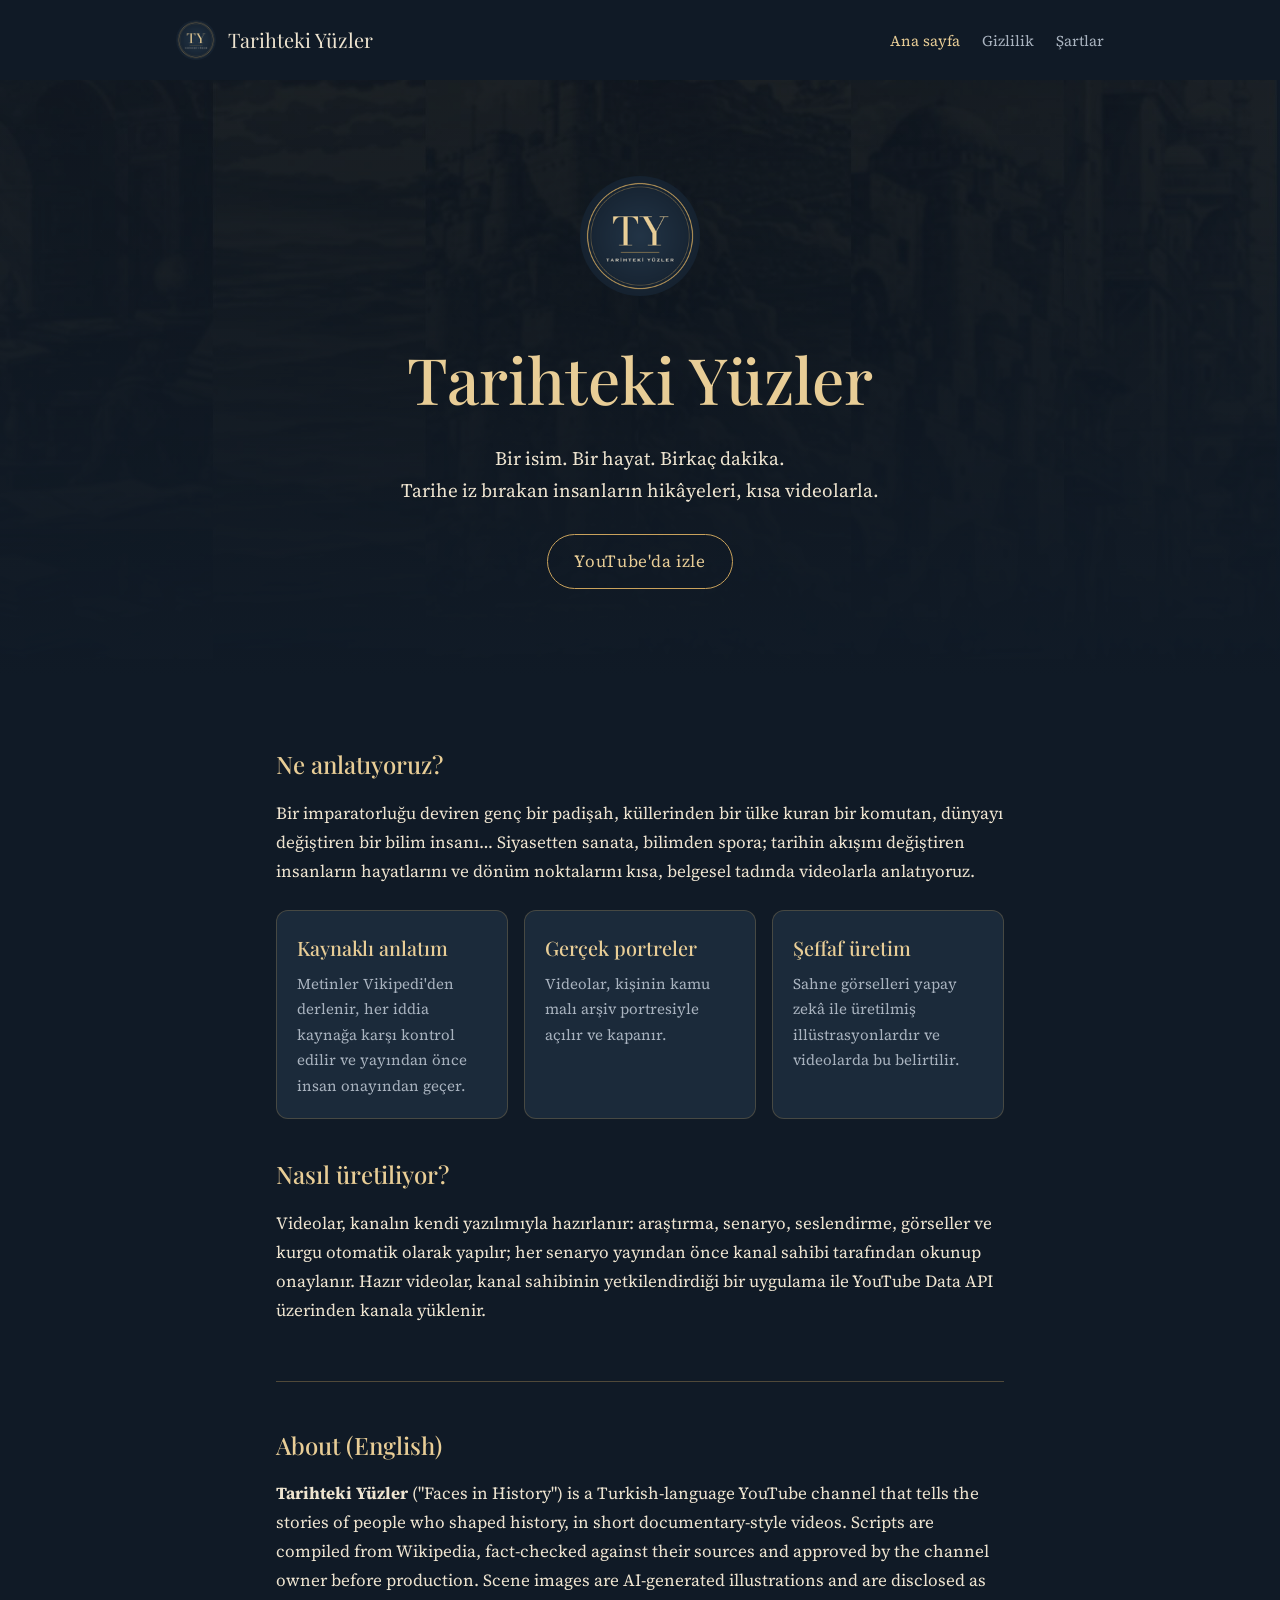
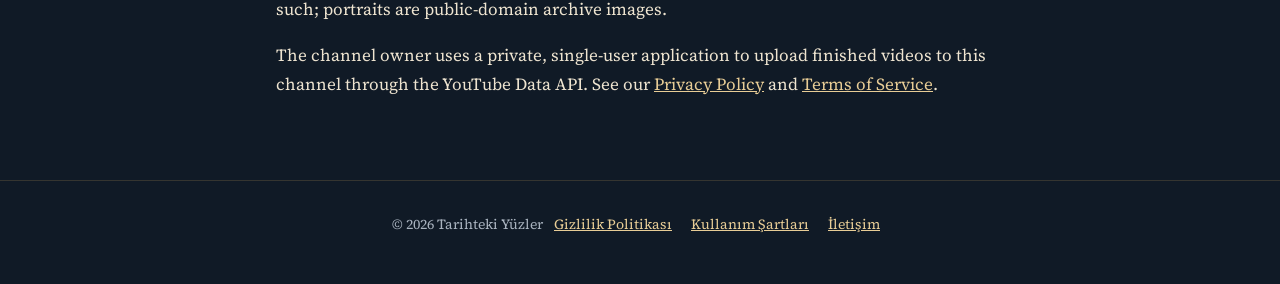
<file: index.html>
<!doctype html>
<html lang="tr">
<head>
  <meta charset="utf-8">
  <meta name="viewport" content="width=device-width, initial-scale=1">
  <title>Tarihteki Yüzler</title>
  <meta name="description" content="Tarihe iz bırakan insanların hikâyeleri, kısa videolarla.">
  <link rel="icon" href="assets/favicon.png">
  <link rel="preconnect" href="https://fonts.googleapis.com">
  <link rel="preconnect" href="https://fonts.gstatic.com" crossorigin>
  <link href="https://fonts.googleapis.com/css2?family=Playfair+Display:wght@500&family=Source+Serif+4:wght@400;600&display=swap" rel="stylesheet">
  <link rel="stylesheet" href="assets/style.css">
</head>
<body>
  <header class="site">
    <a class="brand" href="./"><img src="assets/logo-180.png" alt="">Tarihteki Yüzler</a>
    <nav>
      <a href="./" aria-current="page">Ana sayfa</a>
      <a href="privacy.html">Gizlilik</a>
      <a href="terms.html">Şartlar</a>
    </nav>
  </header>

  <section class="hero">
    <img src="assets/logo-180.png" alt="Tarihteki Yüzler logosu">
    <h1>Tarihteki Yüzler</h1>
    <p>Bir isim. Bir hayat. Birkaç dakika.<br>Tarihe iz bırakan insanların hikâyeleri, kısa videolarla.</p>
    <a class="button" href="https://www.youtube.com/@tarihtekiyuzler">YouTube'da izle</a>
  </section>

  <main>
    <h2>Ne anlatıyoruz?</h2>
    <p>Bir imparatorluğu deviren genç bir padişah, küllerinden bir ülke kuran bir komutan, dünyayı değiştiren bir bilim insanı… Siyasetten sanata, bilimden spora; tarihin akışını değiştiren insanların hayatlarını ve dönüm noktalarını kısa, belgesel tadında videolarla anlatıyoruz.</p>

    <div class="cards">
      <div class="card"><h3>Kaynaklı anlatım</h3><p>Metinler Vikipedi'den derlenir, her iddia kaynağa karşı kontrol edilir ve yayından önce insan onayından geçer.</p></div>
      <div class="card"><h3>Gerçek portreler</h3><p>Videolar, kişinin kamu malı arşiv portresiyle açılır ve kapanır.</p></div>
      <div class="card"><h3>Şeffaf üretim</h3><p>Sahne görselleri yapay zekâ ile üretilmiş illüstrasyonlardır ve videolarda bu belirtilir.</p></div>
    </div>

    <h2>Nasıl üretiliyor?</h2>
    <p>Videolar, kanalın kendi yazılımıyla hazırlanır: araştırma, senaryo, seslendirme, görseller ve kurgu otomatik olarak yapılır; her senaryo yayından önce kanal sahibi tarafından okunup onaylanır. Hazır videolar, kanal sahibinin yetkilendirdiği bir uygulama ile YouTube Data API üzerinden kanala yüklenir.</p>

    <section class="lang" lang="en">
      <h2>About (English)</h2>
      <p><strong>Tarihteki Yüzler</strong> ("Faces in History") is a Turkish-language YouTube channel that tells the stories of people who shaped history, in short documentary-style videos. Scripts are compiled from Wikipedia, fact-checked against their sources and approved by the channel owner before production. Scene images are AI-generated illustrations and are disclosed as such; portraits are public-domain archive images.</p>
      <p>The channel owner uses a private, single-user application to upload finished videos to this channel through the YouTube Data API. See our <a href="privacy.html#en">Privacy Policy</a> and <a href="terms.html#en">Terms of Service</a>.</p>
    </section>
  </main>

  <footer>
    © 2026 Tarihteki Yüzler
    <a href="privacy.html">Gizlilik Politikası</a>
    <a href="terms.html">Kullanım Şartları</a>
    <a href="mailto:samet.eyuboglu@gmail.com">İletişim</a>
  </footer>
</body>
</html>
</file>
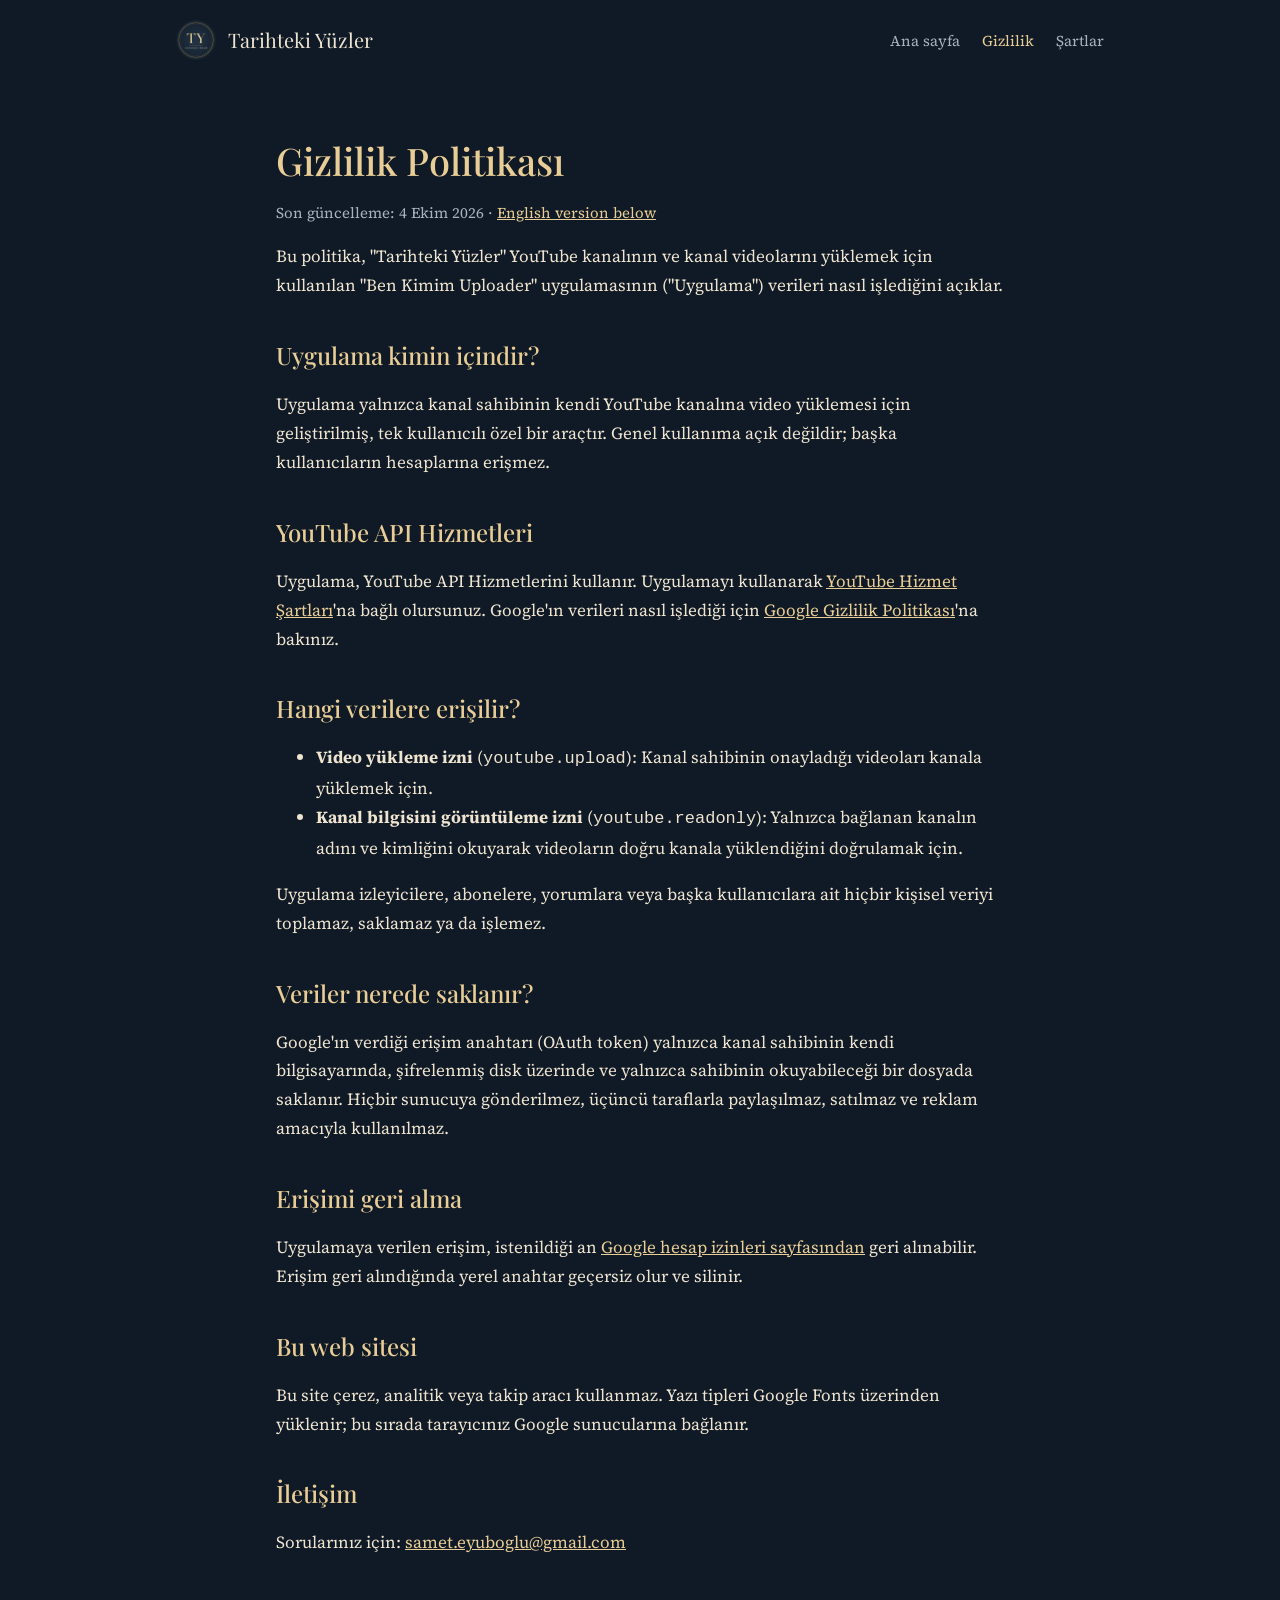
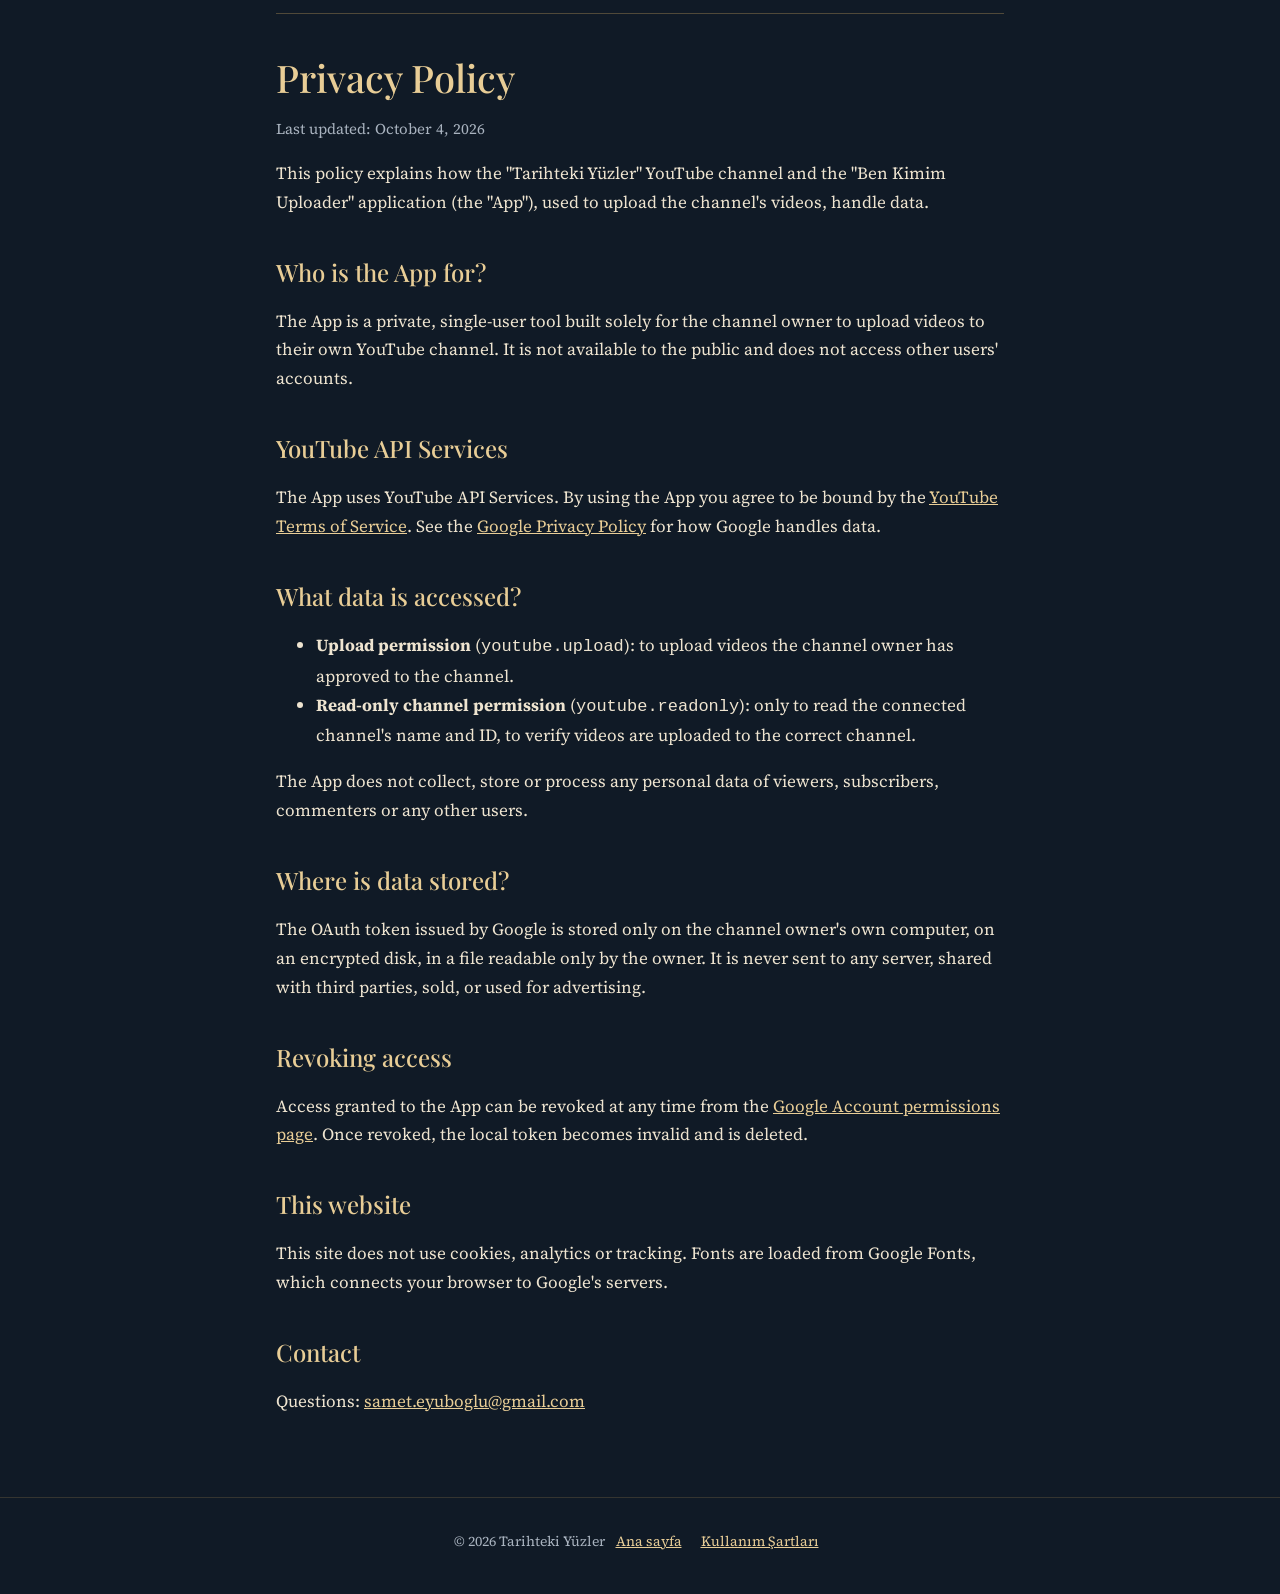
<file: privacy.html>
<!doctype html>
<html lang="tr">
<head>
  <meta charset="utf-8">
  <meta name="viewport" content="width=device-width, initial-scale=1">
  <title>Gizlilik Politikası · Tarihteki Yüzler</title>
  <link rel="icon" href="assets/favicon.png">
  <link rel="preconnect" href="https://fonts.googleapis.com">
  <link rel="preconnect" href="https://fonts.gstatic.com" crossorigin>
  <link href="https://fonts.googleapis.com/css2?family=Playfair+Display:wght@500&family=Source+Serif+4:wght@400;600&display=swap" rel="stylesheet">
  <link rel="stylesheet" href="assets/style.css">
</head>
<body>
  <header class="site">
    <a class="brand" href="./"><img src="assets/logo-180.png" alt="">Tarihteki Yüzler</a>
    <nav>
      <a href="./">Ana sayfa</a>
      <a href="privacy.html" aria-current="page">Gizlilik</a>
      <a href="terms.html">Şartlar</a>
    </nav>
  </header>

  <main>
    <h1>Gizlilik Politikası</h1>
    <p class="meta">Son güncelleme: 4 Ekim 2026 · <a href="#en">English version below</a></p>

    <p>Bu politika, "Tarihteki Yüzler" YouTube kanalının ve kanal videolarını yüklemek için kullanılan "Ben Kimim Uploader" uygulamasının ("Uygulama") verileri nasıl işlediğini açıklar.</p>

    <h2>Uygulama kimin içindir?</h2>
    <p>Uygulama yalnızca kanal sahibinin kendi YouTube kanalına video yüklemesi için geliştirilmiş, tek kullanıcılı özel bir araçtır. Genel kullanıma açık değildir; başka kullanıcıların hesaplarına erişmez.</p>

    <h2>YouTube API Hizmetleri</h2>
    <p>Uygulama, YouTube API Hizmetlerini kullanır. Uygulamayı kullanarak <a href="https://www.youtube.com/t/terms">YouTube Hizmet Şartları</a>'na bağlı olursunuz. Google'ın verileri nasıl işlediği için <a href="https://policies.google.com/privacy">Google Gizlilik Politikası</a>'na bakınız.</p>

    <h2>Hangi verilere erişilir?</h2>
    <ul>
      <li><strong>Video yükleme izni</strong> (<code>youtube.upload</code>): Kanal sahibinin onayladığı videoları kanala yüklemek için.</li>
      <li><strong>Kanal bilgisini görüntüleme izni</strong> (<code>youtube.readonly</code>): Yalnızca bağlanan kanalın adını ve kimliğini okuyarak videoların doğru kanala yüklendiğini doğrulamak için.</li>
    </ul>
    <p>Uygulama izleyicilere, abonelere, yorumlara veya başka kullanıcılara ait hiçbir kişisel veriyi toplamaz, saklamaz ya da işlemez.</p>

    <h2>Veriler nerede saklanır?</h2>
    <p>Google'ın verdiği erişim anahtarı (OAuth token) yalnızca kanal sahibinin kendi bilgisayarında, şifrelenmiş disk üzerinde ve yalnızca sahibinin okuyabileceği bir dosyada saklanır. Hiçbir sunucuya gönderilmez, üçüncü taraflarla paylaşılmaz, satılmaz ve reklam amacıyla kullanılmaz.</p>

    <h2>Erişimi geri alma</h2>
    <p>Uygulamaya verilen erişim, istenildiği an <a href="https://security.google.com/settings/security/permissions">Google hesap izinleri sayfasından</a> geri alınabilir. Erişim geri alındığında yerel anahtar geçersiz olur ve silinir.</p>

    <h2>Bu web sitesi</h2>
    <p>Bu site çerez, analitik veya takip aracı kullanmaz. Yazı tipleri Google Fonts üzerinden yüklenir; bu sırada tarayıcınız Google sunucularına bağlanır.</p>

    <h2>İletişim</h2>
    <p>Sorularınız için: <a href="mailto:samet.eyuboglu@gmail.com">samet.eyuboglu@gmail.com</a></p>

    <section class="lang" id="en" lang="en">
      <h1>Privacy Policy</h1>
      <p class="meta">Last updated: October 4, 2026</p>

      <p>This policy explains how the "Tarihteki Yüzler" YouTube channel and the "Ben Kimim Uploader" application (the "App"), used to upload the channel's videos, handle data.</p>

      <h2>Who is the App for?</h2>
      <p>The App is a private, single-user tool built solely for the channel owner to upload videos to their own YouTube channel. It is not available to the public and does not access other users' accounts.</p>

      <h2>YouTube API Services</h2>
      <p>The App uses YouTube API Services. By using the App you agree to be bound by the <a href="https://www.youtube.com/t/terms">YouTube Terms of Service</a>. See the <a href="https://policies.google.com/privacy">Google Privacy Policy</a> for how Google handles data.</p>

      <h2>What data is accessed?</h2>
      <ul>
        <li><strong>Upload permission</strong> (<code>youtube.upload</code>): to upload videos the channel owner has approved to the channel.</li>
        <li><strong>Read-only channel permission</strong> (<code>youtube.readonly</code>): only to read the connected channel's name and ID, to verify videos are uploaded to the correct channel.</li>
      </ul>
      <p>The App does not collect, store or process any personal data of viewers, subscribers, commenters or any other users.</p>

      <h2>Where is data stored?</h2>
      <p>The OAuth token issued by Google is stored only on the channel owner's own computer, on an encrypted disk, in a file readable only by the owner. It is never sent to any server, shared with third parties, sold, or used for advertising.</p>

      <h2>Revoking access</h2>
      <p>Access granted to the App can be revoked at any time from the <a href="https://security.google.com/settings/security/permissions">Google Account permissions page</a>. Once revoked, the local token becomes invalid and is deleted.</p>

      <h2>This website</h2>
      <p>This site does not use cookies, analytics or tracking. Fonts are loaded from Google Fonts, which connects your browser to Google's servers.</p>

      <h2>Contact</h2>
      <p>Questions: <a href="mailto:samet.eyuboglu@gmail.com">samet.eyuboglu@gmail.com</a></p>
    </section>
  </main>

  <footer>
    © 2026 Tarihteki Yüzler
    <a href="./">Ana sayfa</a>
    <a href="terms.html">Kullanım Şartları</a>
  </footer>
</body>
</html>
</file>
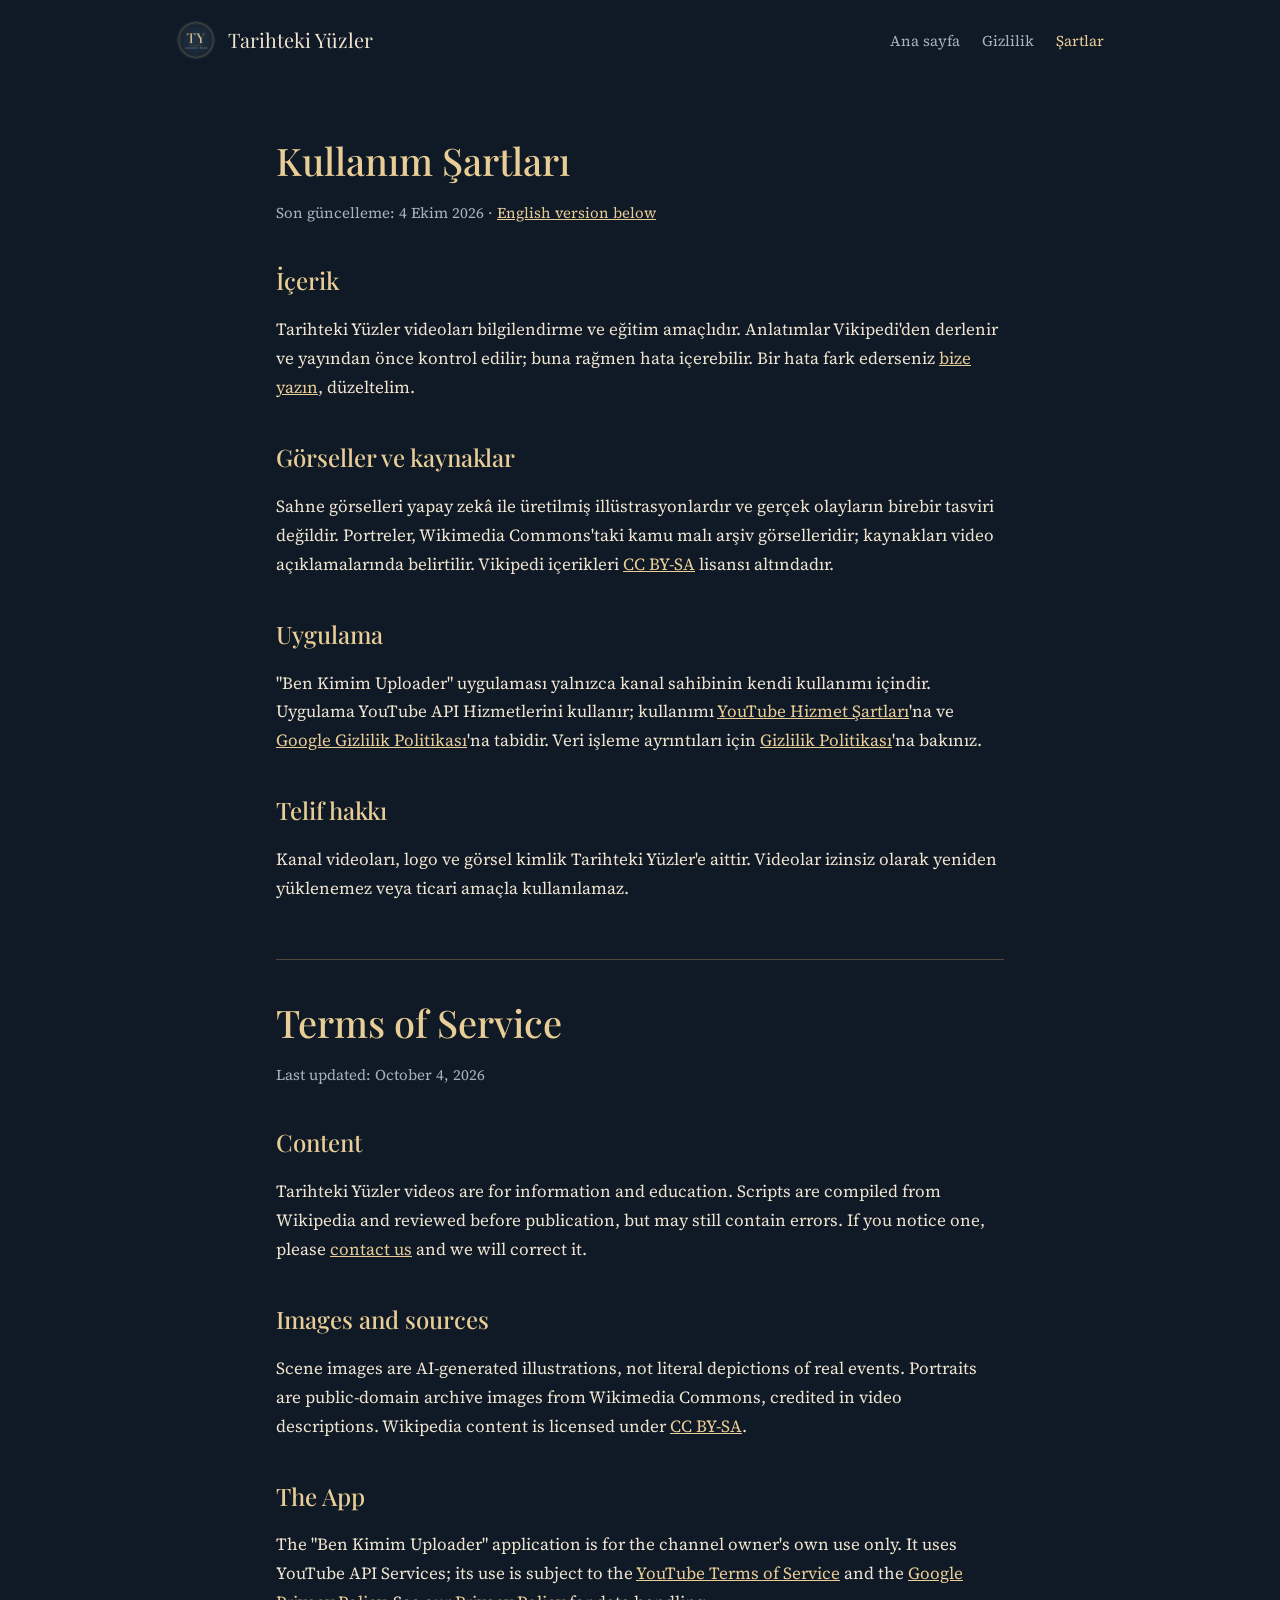
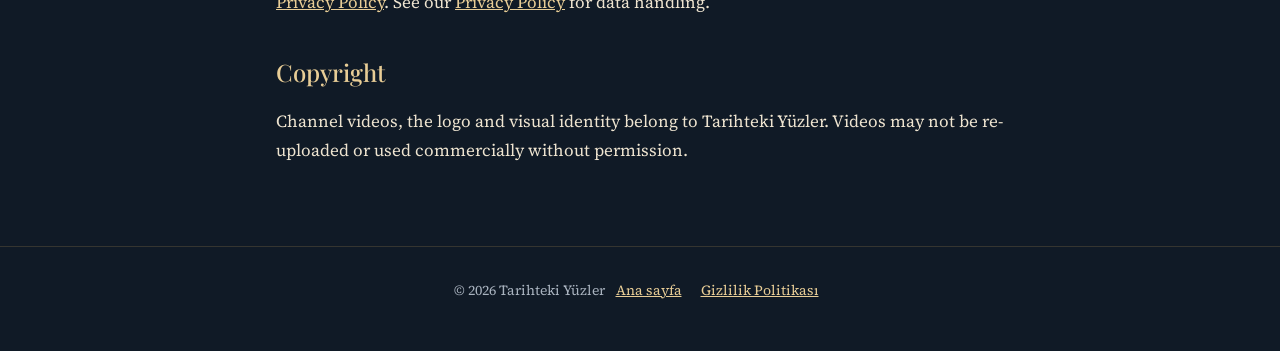
<file: terms.html>
<!doctype html>
<html lang="tr">
<head>
  <meta charset="utf-8">
  <meta name="viewport" content="width=device-width, initial-scale=1">
  <title>Kullanım Şartları · Tarihteki Yüzler</title>
  <link rel="icon" href="assets/favicon.png">
  <link rel="preconnect" href="https://fonts.googleapis.com">
  <link rel="preconnect" href="https://fonts.gstatic.com" crossorigin>
  <link href="https://fonts.googleapis.com/css2?family=Playfair+Display:wght@500&family=Source+Serif+4:wght@400;600&display=swap" rel="stylesheet">
  <link rel="stylesheet" href="assets/style.css">
</head>
<body>
  <header class="site">
    <a class="brand" href="./"><img src="assets/logo-180.png" alt="">Tarihteki Yüzler</a>
    <nav>
      <a href="./">Ana sayfa</a>
      <a href="privacy.html">Gizlilik</a>
      <a href="terms.html" aria-current="page">Şartlar</a>
    </nav>
  </header>

  <main>
    <h1>Kullanım Şartları</h1>
    <p class="meta">Son güncelleme: 4 Ekim 2026 · <a href="#en">English version below</a></p>

    <h2>İçerik</h2>
    <p>Tarihteki Yüzler videoları bilgilendirme ve eğitim amaçlıdır. Anlatımlar Vikipedi'den derlenir ve yayından önce kontrol edilir; buna rağmen hata içerebilir. Bir hata fark ederseniz <a href="mailto:samet.eyuboglu@gmail.com">bize yazın</a>, düzeltelim.</p>

    <h2>Görseller ve kaynaklar</h2>
    <p>Sahne görselleri yapay zekâ ile üretilmiş illüstrasyonlardır ve gerçek olayların birebir tasviri değildir. Portreler, Wikimedia Commons'taki kamu malı arşiv görselleridir; kaynakları video açıklamalarında belirtilir. Vikipedi içerikleri <a href="https://creativecommons.org/licenses/by-sa/4.0/deed.tr">CC BY-SA</a> lisansı altındadır.</p>

    <h2>Uygulama</h2>
    <p>"Ben Kimim Uploader" uygulaması yalnızca kanal sahibinin kendi kullanımı içindir. Uygulama YouTube API Hizmetlerini kullanır; kullanımı <a href="https://www.youtube.com/t/terms">YouTube Hizmet Şartları</a>'na ve <a href="https://policies.google.com/privacy">Google Gizlilik Politikası</a>'na tabidir. Veri işleme ayrıntıları için <a href="privacy.html">Gizlilik Politikası</a>'na bakınız.</p>

    <h2>Telif hakkı</h2>
    <p>Kanal videoları, logo ve görsel kimlik Tarihteki Yüzler'e aittir. Videolar izinsiz olarak yeniden yüklenemez veya ticari amaçla kullanılamaz.</p>

    <section class="lang" id="en" lang="en">
      <h1>Terms of Service</h1>
      <p class="meta">Last updated: October 4, 2026</p>

      <h2>Content</h2>
      <p>Tarihteki Yüzler videos are for information and education. Scripts are compiled from Wikipedia and reviewed before publication, but may still contain errors. If you notice one, please <a href="mailto:samet.eyuboglu@gmail.com">contact us</a> and we will correct it.</p>

      <h2>Images and sources</h2>
      <p>Scene images are AI-generated illustrations, not literal depictions of real events. Portraits are public-domain archive images from Wikimedia Commons, credited in video descriptions. Wikipedia content is licensed under <a href="https://creativecommons.org/licenses/by-sa/4.0/">CC BY-SA</a>.</p>

      <h2>The App</h2>
      <p>The "Ben Kimim Uploader" application is for the channel owner's own use only. It uses YouTube API Services; its use is subject to the <a href="https://www.youtube.com/t/terms">YouTube Terms of Service</a> and the <a href="https://policies.google.com/privacy">Google Privacy Policy</a>. See our <a href="privacy.html#en">Privacy Policy</a> for data handling.</p>

      <h2>Copyright</h2>
      <p>Channel videos, the logo and visual identity belong to Tarihteki Yüzler. Videos may not be re-uploaded or used commercially without permission.</p>
    </section>
  </main>

  <footer>
    © 2026 Tarihteki Yüzler
    <a href="./">Ana sayfa</a>
    <a href="privacy.html">Gizlilik Politikası</a>
  </footer>
</body>
</html>
</file>
<file: assets/style.css>
:root {
  --navy: #101a26;
  --navy-2: #1b2a3a;
  --gold: #c9a25c;
  --gold-light: #e8cd96;
  --cream: #eee4d0;
  --muted: #a9b3bf;
}

* { box-sizing: border-box; }

html { -webkit-text-size-adjust: 100%; }

body {
  margin: 0;
  background: var(--navy);
  color: var(--cream);
  font: 17px/1.7 "Source Serif 4", Georgia, serif;
}

a { color: var(--gold-light); }
a:hover { color: #fff; }

header.site {
  display: flex;
  align-items: center;
  justify-content: space-between;
  gap: 16px;
  max-width: 960px;
  margin: 0 auto;
  padding: 20px 16px;
}

header.site .brand {
  display: flex;
  align-items: center;
  gap: 12px;
  text-decoration: none;
  color: var(--cream);
  font-family: "Playfair Display", Didot, serif;
  font-size: 20px;
}

header.site .brand img { width: 40px; height: 40px; border-radius: 50%; }

nav a {
  margin-left: 18px;
  font-size: 15px;
  text-decoration: none;
  color: var(--muted);
}

nav a:hover, nav a[aria-current="page"] { color: var(--gold-light); }

.hero {
  position: relative;
  text-align: center;
  padding: 96px 16px 88px;
  background: linear-gradient(rgba(16, 26, 38, .55), var(--navy)), url("banner.jpg") center / cover;
}

.hero img { width: 120px; height: 120px; border-radius: 50%; }

.hero h1 {
  font-family: "Playfair Display", Didot, serif;
  font-weight: 500;
  font-size: clamp(36px, 7vw, 64px);
  color: var(--gold-light);
  margin: 20px 0 8px;
}

.hero p { color: var(--cream); font-size: 19px; margin: 0 auto; max-width: 560px; }

.button {
  display: inline-block;
  margin-top: 28px;
  padding: 12px 26px;
  border: 1px solid var(--gold);
  border-radius: 999px;
  color: var(--gold-light);
  text-decoration: none;
  letter-spacing: .04em;
}

.button:hover { background: var(--gold); color: var(--navy); }

main { max-width: 760px; margin: 0 auto; padding: 32px 16px 64px; }

main h1, main h2 {
  font-family: "Playfair Display", Didot, serif;
  font-weight: 500;
  color: var(--gold-light);
  line-height: 1.25;
}

main h1 { font-size: 38px; margin-bottom: 4px; }
main h2 { font-size: 24px; margin-top: 40px; }

.meta { color: var(--muted); font-size: 15px; }

.lang {
  border-top: 1px solid rgba(201, 162, 92, .35);
  margin-top: 56px;
  padding-top: 8px;
}

.cards {
  display: grid;
  grid-template-columns: repeat(auto-fit, minmax(210px, 1fr));
  gap: 16px;
  margin-top: 24px;
}

.card {
  background: var(--navy-2);
  border: 1px solid rgba(201, 162, 92, .25);
  border-radius: 12px;
  padding: 20px;
}

.card h3 { margin: 0 0 6px; font-family: "Playfair Display", Didot, serif; color: var(--gold-light); font-weight: 500; }
.card p { margin: 0; color: var(--muted); font-size: 15px; }

footer {
  text-align: center;
  color: var(--muted);
  font-size: 14px;
  padding: 32px 16px 48px;
  border-top: 1px solid rgba(201, 162, 92, .2);
}

footer a { margin: 0 8px; }

@media (max-width: 560px) {
  header.site { flex-direction: column; }
  nav a { margin: 0 9px; }
}
</file>
